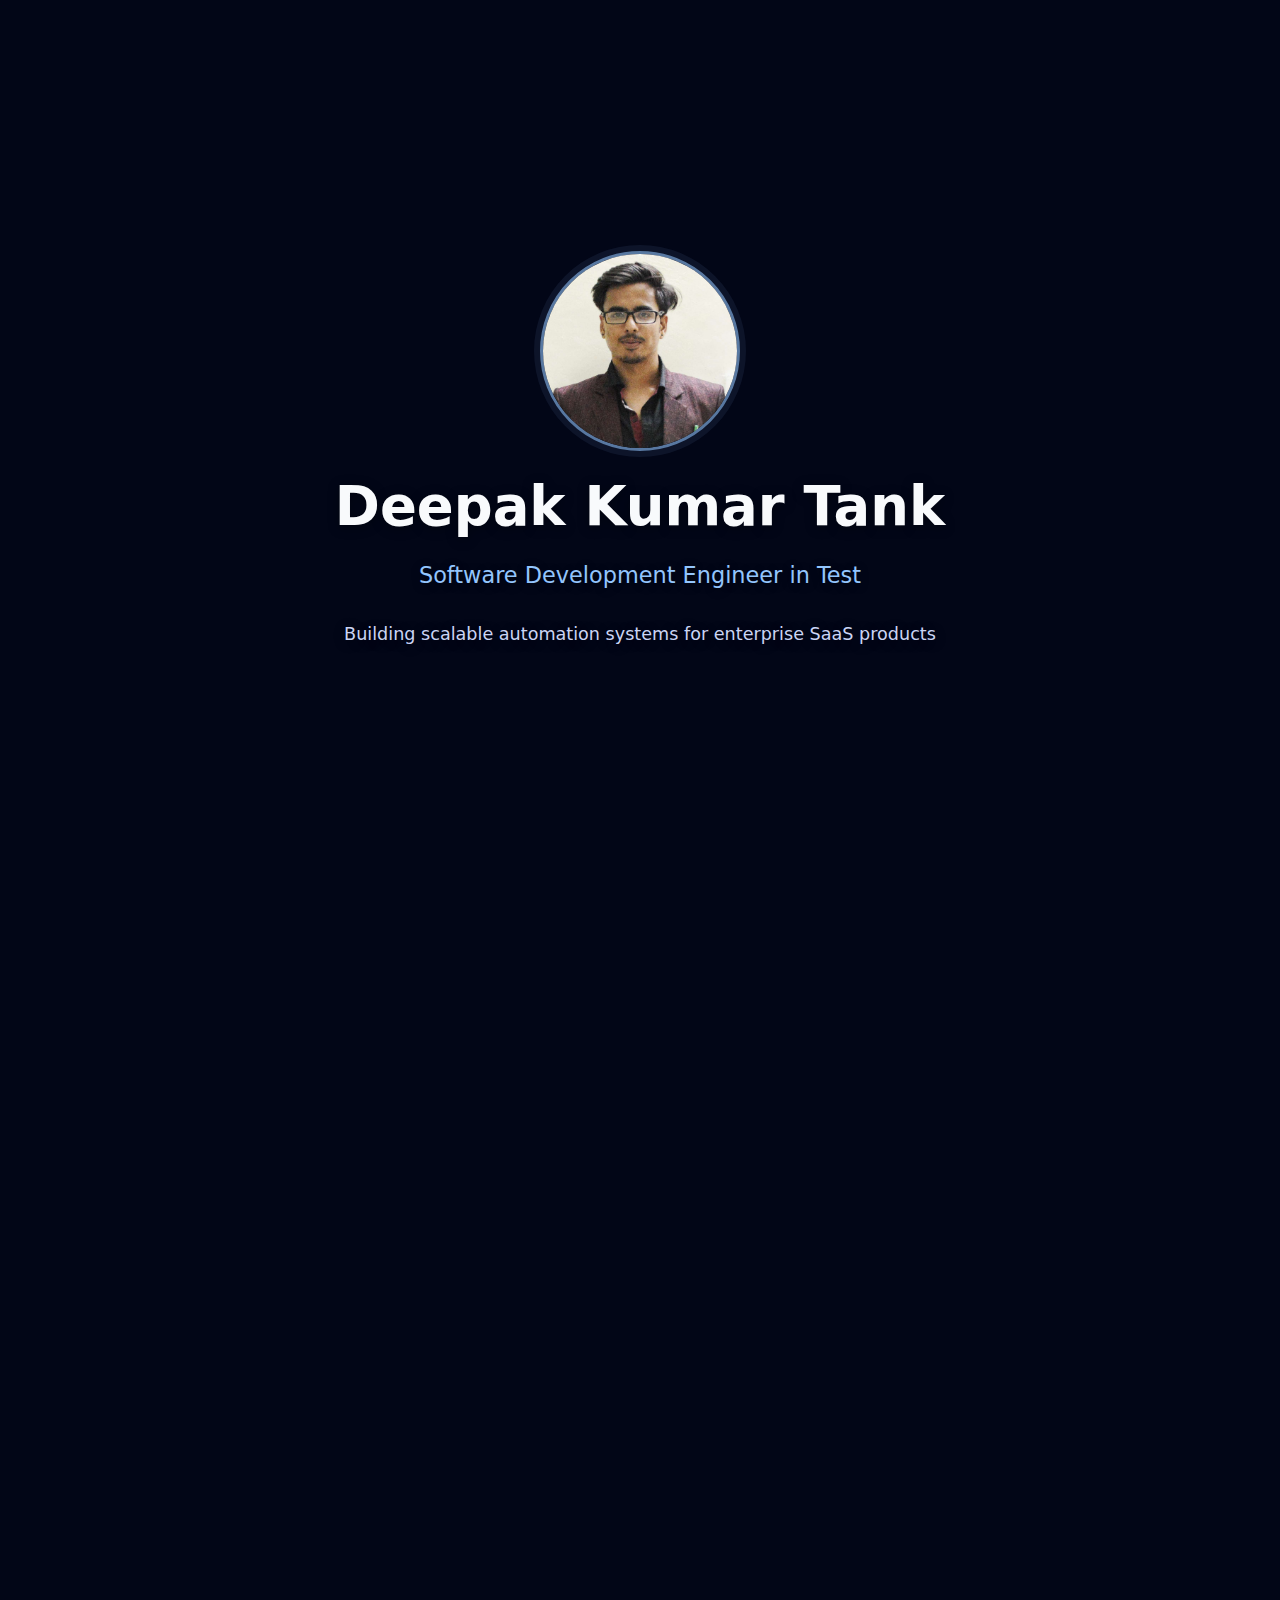
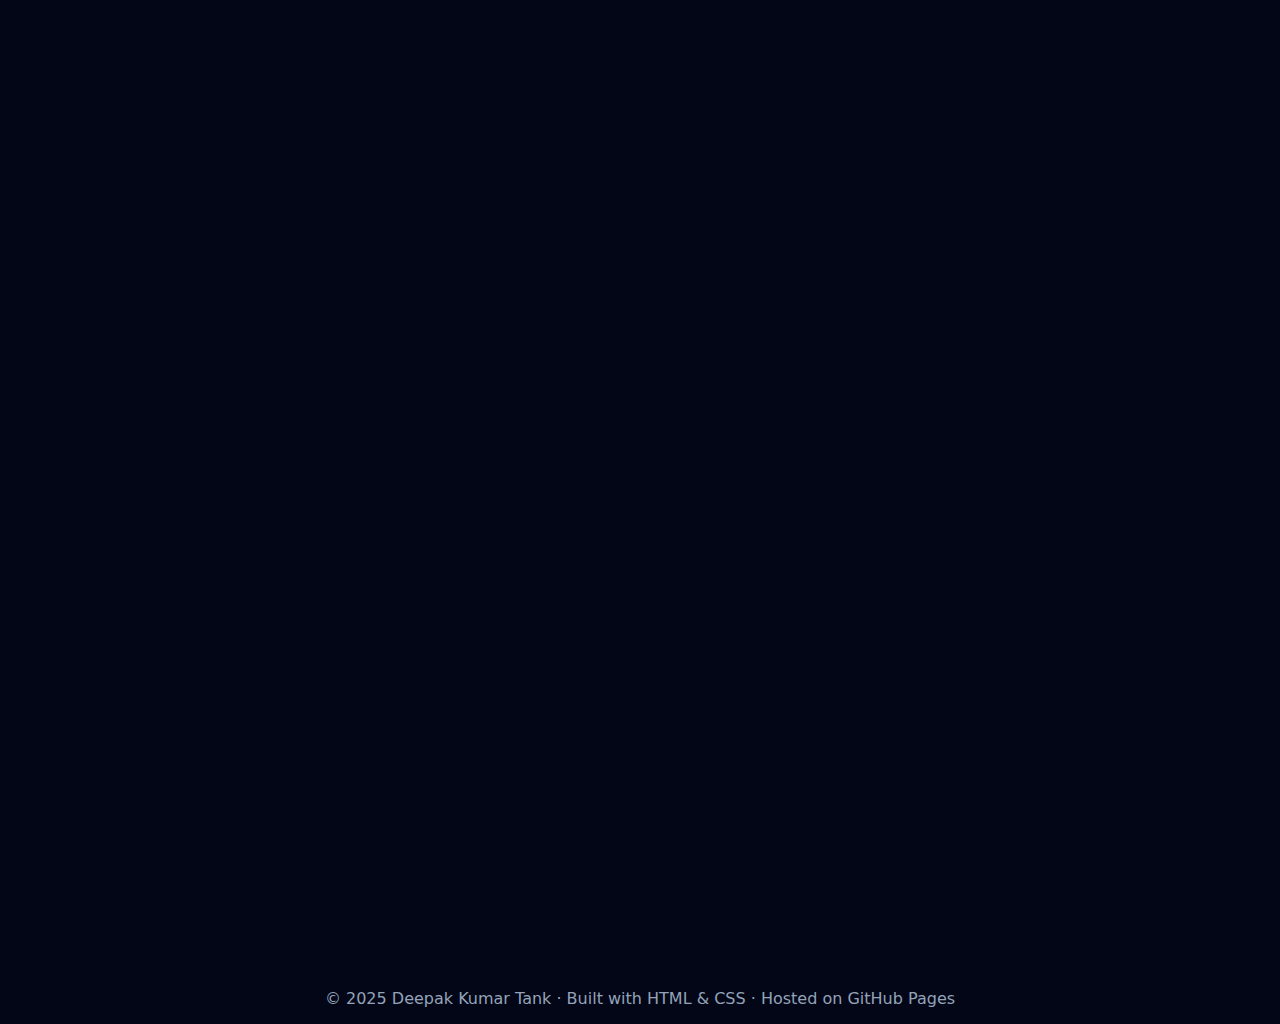
<file: index.html>
<!DOCTYPE html>
<html lang="en">
<head>
  <meta charset="UTF-8" />
  <meta name="viewport" content="width=device-width, initial-scale=1.0"/>
  <title>Deepak Kumar Tank | SDET</title>

  <link rel="stylesheet" href="css/styles.css">
</head>

<body>

<!-- HERO -->
<section id="hero" class="hero">
  <div class="hero-overlay"></div>

  <div class="hero-content">

  <!-- Profile Image -->
  <div class="profile-pic">
    <img src="assets/profile.jpg" alt="Deepak Kumar Tank">
  </div>

  <h1>Deepak Kumar Tank</h1>
  <p class="role">Software Development Engineer in Test</p>
  <p class="hero-tagline">
    Building scalable automation systems for enterprise SaaS products
  </p>


</section>
<div class="hero-end"></div>

<!-- MAIN CONTENT -->
<main id="content" class="content hidden">

  <section>
    <h2>About</h2>
    <p>
      Automation-focused SDET with 2+ years of enterprise SaaS experience,
      specializing in UI & API automation, CI/CD pipelines, and test stability engineering.
      Proven at eliminating flaky tests, improving CI reliability, and accelerating
      high-confidence releases.
    </p>
  </section>
<section id="experience">
  <h2>Experience</h2>

  <div class="card-grid">

    <a href="experience/veeva-senior.html" class="card">
      <h3>Software Engineer – Test Automation</h3>
      <p class="meta">Veeva Software Systems · 2025 – Present</p>
      <p>
        Automation ownership for enterprise SaaS modules,
        CI stability improvements, and API-first validation.
      </p>
    </a>

    <a href="experience/veeva-associate.html" class="card">
      <h3>Associate Software Engineer – Test Automation</h3>
      <p class="meta">Veeva Software Systems · 2024 – 2025</p>
      <p>
        Delivered large-scale UI & API automation,
        resolved flaky tests, and improved regression reliability.
      </p>
    </a>

    <a href="experience/kairos-trainee.html" class="card">
      <h3>Software Engineer Trainee – Automation</h3>
      <p class="meta">Kairos Technologies · 2023 – 2024</p>
      <p>
        Built foundational automation frameworks and
        executed enterprise-grade regression cycles.
      </p>
    </a>

  </div>
</section>

  <section id="skills">
  <h2>Core Skills</h2>

  <div class="card-grid">
    <a href="skills/selenium.html" class="card">
      <h3>Selenium Automation</h3>
      <p>UI automation for enterprise SaaS applications</p>
    </a>

    <a href="skills/api-testing.html" class="card">
      <h3>API Testing</h3>
      <p>REST API validation using RestAssured</p>
    </a>

    <a href="skills/ci-cd.html" class="card">
      <h3>CI/CD & Pipelines</h3>
      <p>Test automation in Jenkins & GitLab CI</p>
    </a>

    <a href="skills/java.html" class="card">
      <h3>Java</h3>
      <p>Core Java, OOP, automation frameworks</p>
    </a>

    <a href="skills/frameworks.html" class="card">
      <h3>Automation Frameworks</h3>
      <p>Hybrid, BDD, POM, scalable design</p>
    </a>

    <a href="skills/debugging.html" class="card">
      <h3>Debugging & RCA</h3>
      <p>Flaky test analysis & stability engineering</p>
    </a>
  </div>
</section>


<section class="contact">
  <h2>Contact</h2>

<div class="contact-item">
  <span class="icon">
    <!-- Mail Icon -->
    <svg viewBox="0 0 24 24" aria-hidden="true">
      <path d="M4 4h16c1.1 0 2 .9 2 2v12c0 1.1-.9 2-2 2H4c-1.1 0-2-.9-2-2V6c0-1.1.9-2 2-2zm8 7L4 6h16l-8 5zm0 2L4 8v10h16V8l-8 5z"/>
    </svg>
  </span>

  <a href="mailto:deepaktank404@gmail.com">
    deepaktank404@gmail.com
  </a>
</div>


  <div class="contact-item">
    <span class="icon">
      <!-- Phone -->
      <svg viewBox="0 0 24 24" aria-hidden="true">
        <path d="M6.6 10.8a15.5 15.5 0 006.6 6.6l2.2-2.2a1 1 0 011-.24c1.1.36 2.3.55 3.6.55a1 1 0 011 1V20a1 1 0 01-1 1C10.3 21 3 13.7 3 4a1 1 0 011-1h3.5a1 1 0 011 1c0 1.3.2 2.5.6 3.6a1 1 0 01-.25 1z"/>
      </svg>
    </span>
    <a href="tel:+919337616025">+91 9337616025</a>
  </div>

  <div class="contact-item">
    <span class="icon">
      <!-- GitHub -->
      <svg viewBox="0 0 24 24" aria-hidden="true">
        <path d="M12 .5C5.7.5.5 5.7.5 12c0 5.1 3.3 9.4 7.9 10.9.6.1.8-.3.8-.6v-2.2c-3.2.7-3.9-1.4-3.9-1.4-.5-1.3-1.3-1.7-1.3-1.7-1-.7.1-.7.1-.7 1.1.1 1.7 1.1 1.7 1.1 1 .1.8-.8 1.6-1.1-.9-.1-1.9-.4-2.6-1.1-.6-.7-1-1.7-1-3 0-.4 0-.9.1-1.3-.3-.7-.4-1.5 0-2.2 0 0 .8-.3 2.5 1 .7-.2 1.4-.3 2.2-.3s1.5.1 2.2.3c1.7-1.3 2.5-1 2.5-1 .4.7.3 1.5 0 2.2.1.4.1.9.1 1.3 0 1.3-.4 2.3-1 3-.7.7-1.7 1-2.6 1.1.8.7.9 1.3.9 2v2.8c0 .3.2.7.8.6 4.6-1.5 7.9-5.8 7.9-10.9C23.5 5.7 18.3.5 12 .5z"/>
      </svg>
    </span>
    <a href="https://github.com/DEEPAKTANK" target="_blank">
      github.com/DEEPAKTANK
    </a>
  </div>

  <div class="contact-item">
    <span class="icon">
      <!-- LinkedIn -->
      <svg viewBox="0 0 24 24" aria-hidden="true">
        <path d="M4.98 3.5a2.48 2.48 0 110 5 2.48 2.48 0 010-5zM3 8.98h4v12H3zM9 8.98h3.8v1.6h.1c.5-.9 1.8-1.9 3.7-1.9 4 0 4.7 2.6 4.7 6v6.3h-4v-5.6c0-1.3 0-3-1.8-3s-2.1 1.4-2.1 2.9v5.7H9z"/>
      </svg>
    </span>
    <a href="https://www.linkedin.com/in/deepak-kumar-tank-478511194" target="_blank">
      linkedin.com/in/deepak-kumar-tank
    </a>
  </div>

  <div class="contact-item muted">
    📍 Hyderabad, India
  </div>
</section>



</main>
<div class="content-end"></div>

<!-- SCRIPT MUST BE HERE -->
<script src="js/main.js"></script>
<footer class="footer">
  © 2025 Deepak Kumar Tank · Built with HTML & CSS · Hosted on GitHub Pages
</footer>

</body>

</html>
</file>
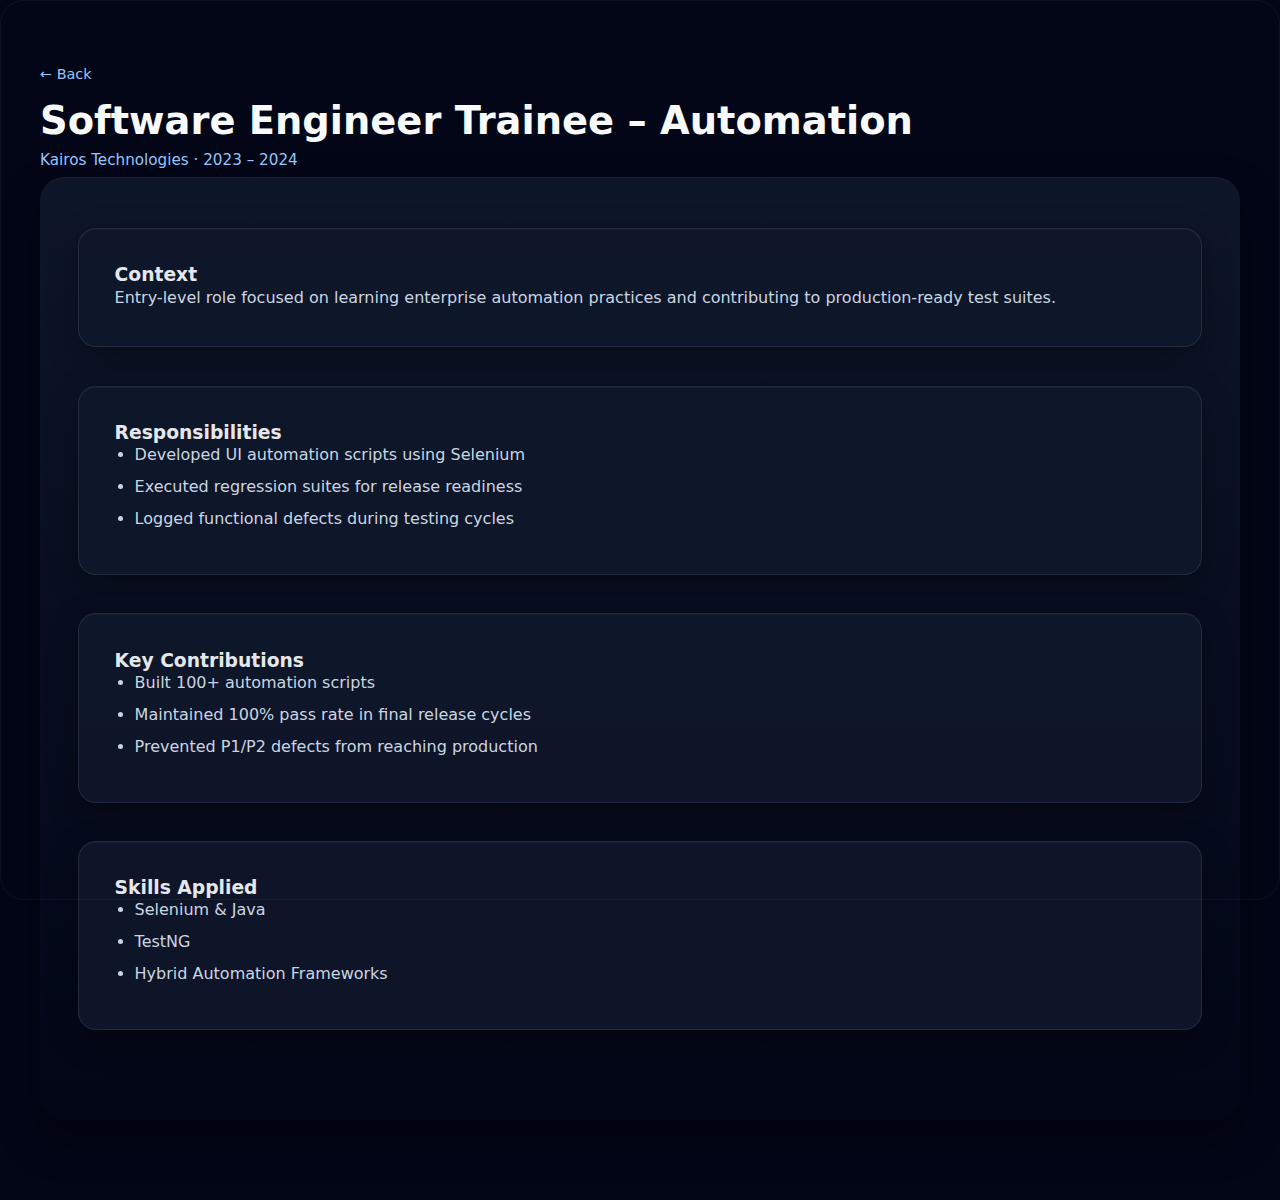
<file: experience/kairos-trainee.html>
<!DOCTYPE html>
<html lang="en">
<head>
  <meta charset="UTF-8" />
  <meta name="viewport" content="width=device-width, initial-scale=1.0"/>
  <title>Software Engineer Trainee – Automation | Kairos</title>
  <link rel="stylesheet" href="../css/styles.css">
</head>

<body>
    <header class="page-header">
  <div class="page-header-inner">
    <a href="../index.html" class="back-link">← Back</a>
    <h1>Software Engineer Trainee – Automation</h1>
  <p class="page-meta">Kairos Technologies · 2023 – 2024</p>
  </div>
</header>
<main class="content">

<section>
  <h3>Context</h3>
  <p>
    Entry-level role focused on learning enterprise automation practices
    and contributing to production-ready test suites.
  </p>
</section>

<section>
  <h3>Responsibilities</h3>
  <ul>
    <li>Developed UI automation scripts using Selenium</li>
    <li>Executed regression suites for release readiness</li>
    <li>Logged functional defects during testing cycles</li>
  </ul>
</section>

<section>
  <h3>Key Contributions</h3>
  <ul>
    <li>Built 100+ automation scripts</li>
    <li>Maintained 100% pass rate in final release cycles</li>
    <li>Prevented P1/P2 defects from reaching production</li>
  </ul>
</section>

<section>
  <h3>Skills Applied</h3>
  <ul>
    <li>Selenium & Java</li>
    <li>TestNG</li>
    <li>Hybrid Automation Frameworks</li>
  </ul>
</section>

</main>
</body>
</html>
</file>
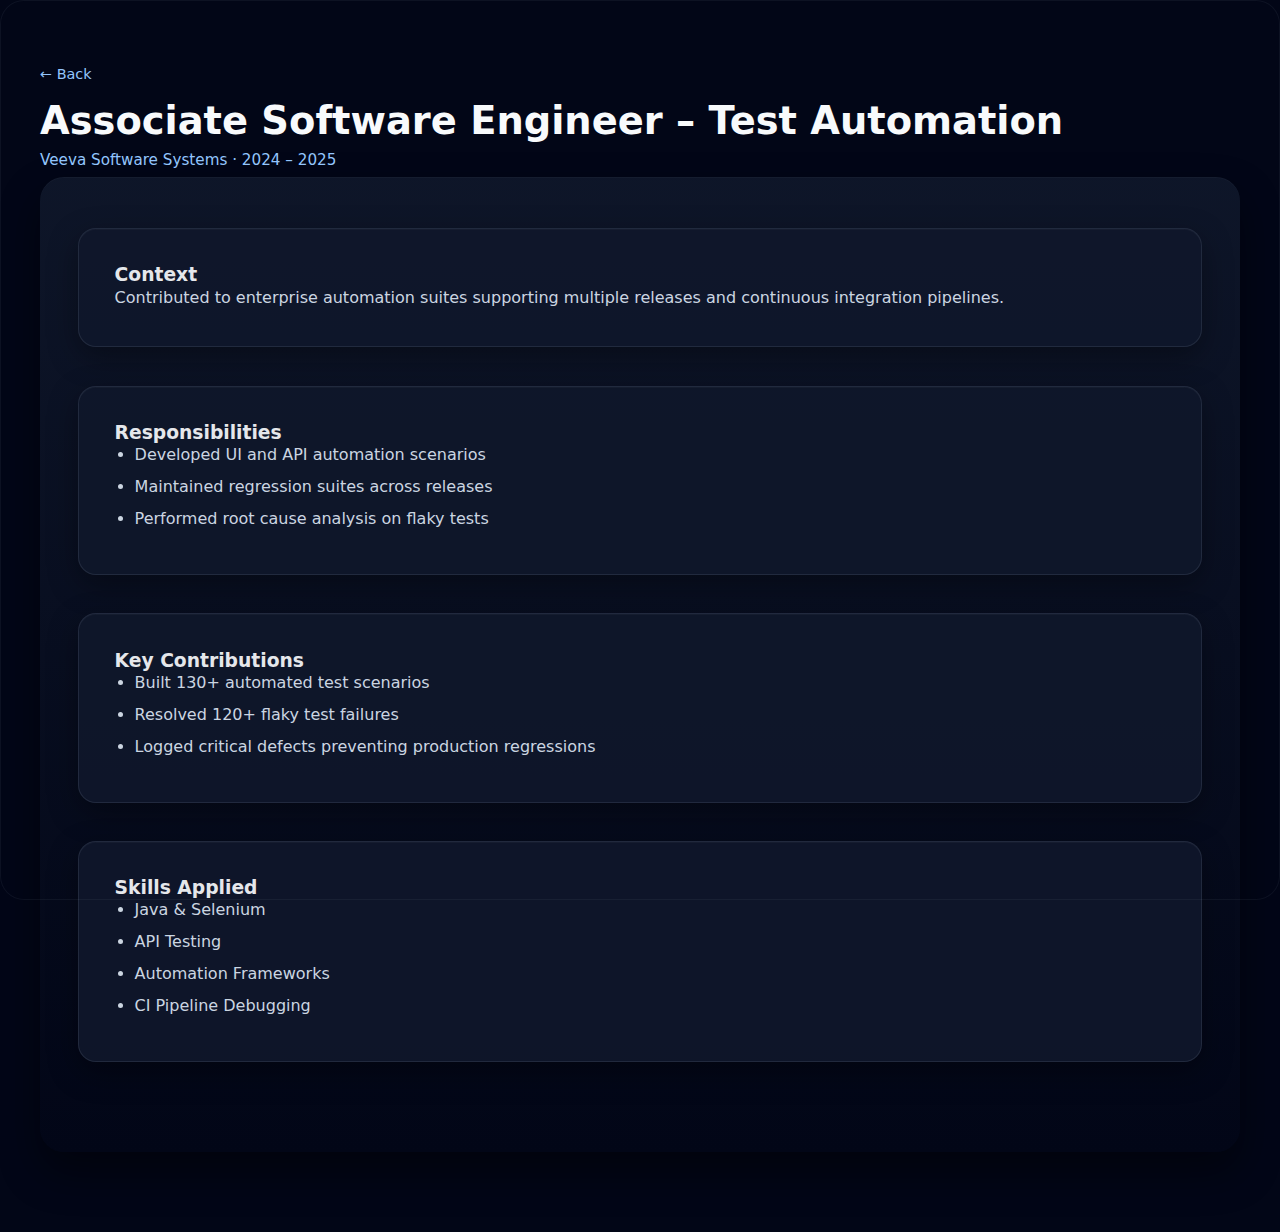
<file: experience/veeva-associate.html>
<!DOCTYPE html>
<html lang="en">
<head>
  <meta charset="UTF-8" />
  <meta name="viewport" content="width=device-width, initial-scale=1.0"/>
  <title>Associate Software Engineer – Test Automation | Veeva</title>
  <link rel="stylesheet" href="../css/styles.css">
</head>

<body>
  <header class="page-header">
  <div class="page-header-inner">
    <a href="../index.html" class="back-link">← Back</a>
    <h1>Associate Software Engineer – Test Automation</h1>
  <p class="page-meta">Veeva Software Systems · 2024 – 2025</p>
  </div>
</header>
<main class="content">



<section>
  <h3>Context</h3>
  <p>
    Contributed to enterprise automation suites supporting multiple
    releases and continuous integration pipelines.
  </p>
</section>

<section>
  <h3>Responsibilities</h3>
  <ul>
    <li>Developed UI and API automation scenarios</li>
    <li>Maintained regression suites across releases</li>
    <li>Performed root cause analysis on flaky tests</li>
  </ul>
</section>

<section>
  <h3>Key Contributions</h3>
  <ul>
    <li>Built 130+ automated test scenarios</li>
    <li>Resolved 120+ flaky test failures</li>
    <li>Logged critical defects preventing production regressions</li>
  </ul>
</section>

<section>
  <h3>Skills Applied</h3>
  <ul>
    <li>Java & Selenium</li>
    <li>API Testing</li>
    <li>Automation Frameworks</li>
    <li>CI Pipeline Debugging</li>
  </ul>
</section>

</main>
</body>
</html>
</file>
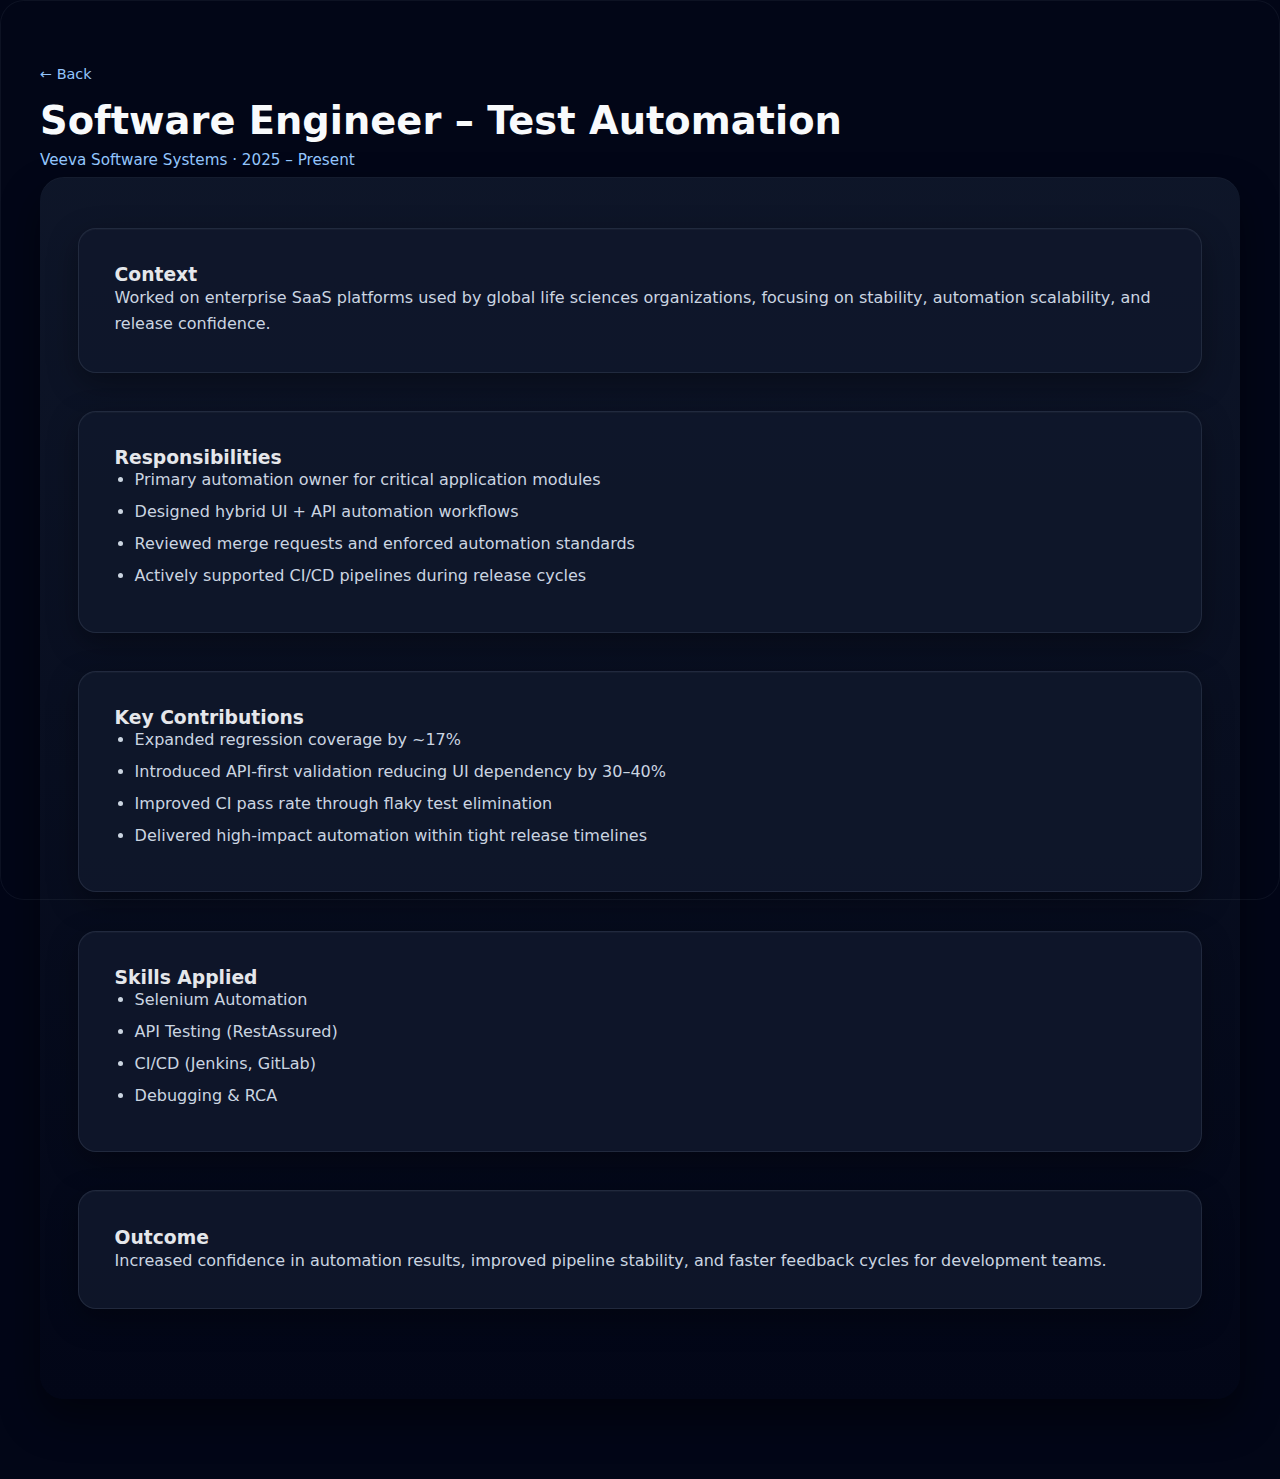
<file: experience/veeva-senior.html>
<!DOCTYPE html>
<html lang="en">
<head>
  <meta charset="UTF-8" />
  <meta name="viewport" content="width=device-width, initial-scale=1.0"/>
  <title>Software Engineer – Test Automation | Veeva</title>
  <link rel="stylesheet" href="../css/styles.css">
  
</head>
<body>

<header class="page-header">
  <div class="page-header-inner">
    <a href="../index.html" class="back-link">← Back</a>
    <h1>Software Engineer – Test Automation</h1>
    <p class="page-meta">Veeva Software Systems · 2025 – Present</p>
  </div>
</header>
<main class="content">

<section>
  <h3>Context</h3>
  <p>
    Worked on enterprise SaaS platforms used by global life sciences organizations,
    focusing on stability, automation scalability, and release confidence.
  </p>
</section>

<section>
  <h3>Responsibilities</h3>
  <ul>
    <li>Primary automation owner for critical application modules</li>
    <li>Designed hybrid UI + API automation workflows</li>
    <li>Reviewed merge requests and enforced automation standards</li>
    <li>Actively supported CI/CD pipelines during release cycles</li>
  </ul>
</section>

<section>
  <h3>Key Contributions</h3>
  <ul>
    <li>Expanded regression coverage by ~17%</li>
    <li>Introduced API-first validation reducing UI dependency by 30–40%</li>
    <li>Improved CI pass rate through flaky test elimination</li>
    <li>Delivered high-impact automation within tight release timelines</li>
  </ul>
</section>

<section>
  <h3>Skills Applied</h3>
  <ul>
    <li>Selenium Automation</li>
    <li>API Testing (RestAssured)</li>
    <li>CI/CD (Jenkins, GitLab)</li>
    <li>Debugging & RCA</li>
  </ul>
</section>

<section>
  <h3>Outcome</h3>
  <p>
    Increased confidence in automation results, improved pipeline stability,
    and faster feedback cycles for development teams.
  </p>
</section>
</main>
</body>
</html>
</file>
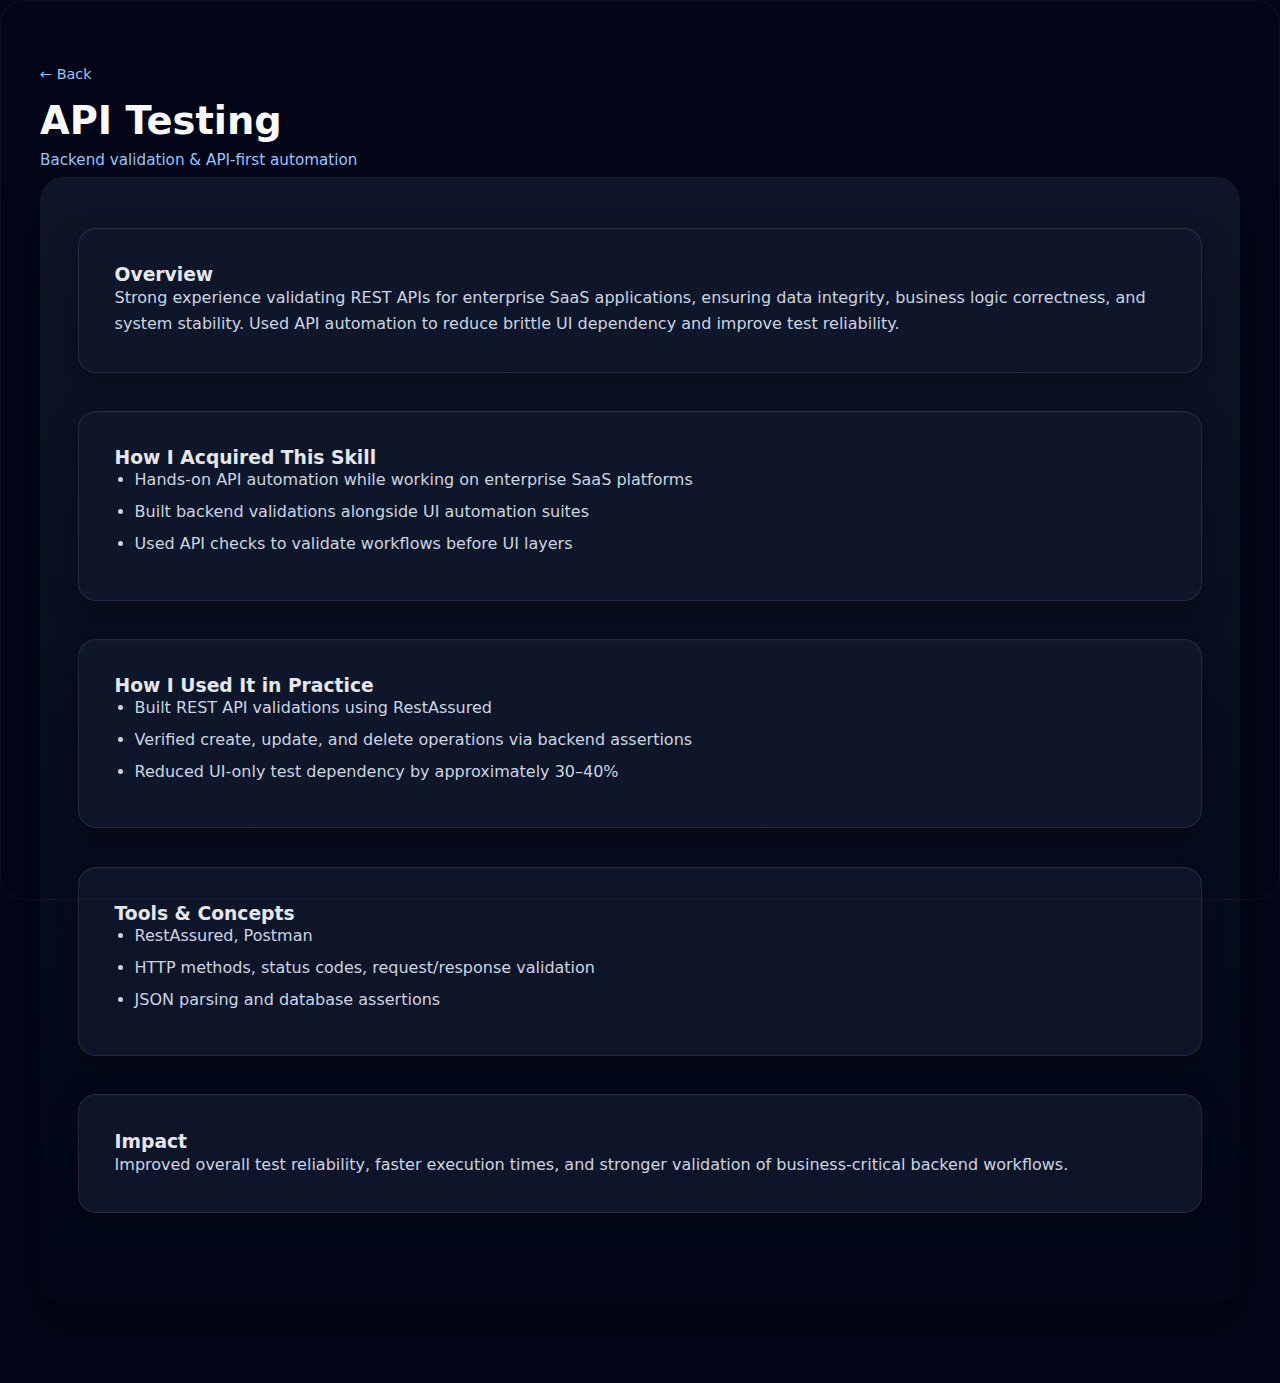
<file: skills/api-testing.html>
<!DOCTYPE html>
<html lang="en">
<head>
  <meta charset="UTF-8" />
  <meta name="viewport" content="width=device-width, initial-scale=1.0"/>
  <title>API Testing | Deepak Kumar Tank</title>
  <link rel="stylesheet" href="../css/styles.css">
</head>

<body>

<!-- PAGE HEADER -->
<header class="page-header">
  <div class="page-header-inner">
    <a href="../index.html#skills" class="back-link">← Back</a>
    <h1>API Testing</h1>
    <p class="page-meta">Backend validation & API-first automation</p>
  </div>
</header>

<!-- MAIN CONTENT -->
<main class="content">

<section>
  <h3>Overview</h3>
  <p>
    Strong experience validating REST APIs for enterprise SaaS applications,
    ensuring data integrity, business logic correctness, and system stability.
    Used API automation to reduce brittle UI dependency and improve test reliability.
  </p>
</section>

<section>
  <h3>How I Acquired This Skill</h3>
  <ul>
    <li>Hands-on API automation while working on enterprise SaaS platforms</li>
    <li>Built backend validations alongside UI automation suites</li>
    <li>Used API checks to validate workflows before UI layers</li>
  </ul>
</section>

<section>
  <h3>How I Used It in Practice</h3>
  <ul>
    <li>Built REST API validations using RestAssured</li>
    <li>Verified create, update, and delete operations via backend assertions</li>
    <li>Reduced UI-only test dependency by approximately 30–40%</li>
  </ul>
</section>

<section>
  <h3>Tools & Concepts</h3>
  <ul>
    <li>RestAssured, Postman</li>
    <li>HTTP methods, status codes, request/response validation</li>
    <li>JSON parsing and database assertions</li>
  </ul>
</section>

<section>
  <h3>Impact</h3>
  <p>
    Improved overall test reliability, faster execution times,
    and stronger validation of business-critical backend workflows.
  </p>
</section>

</main>

</body>
</html>
</file>
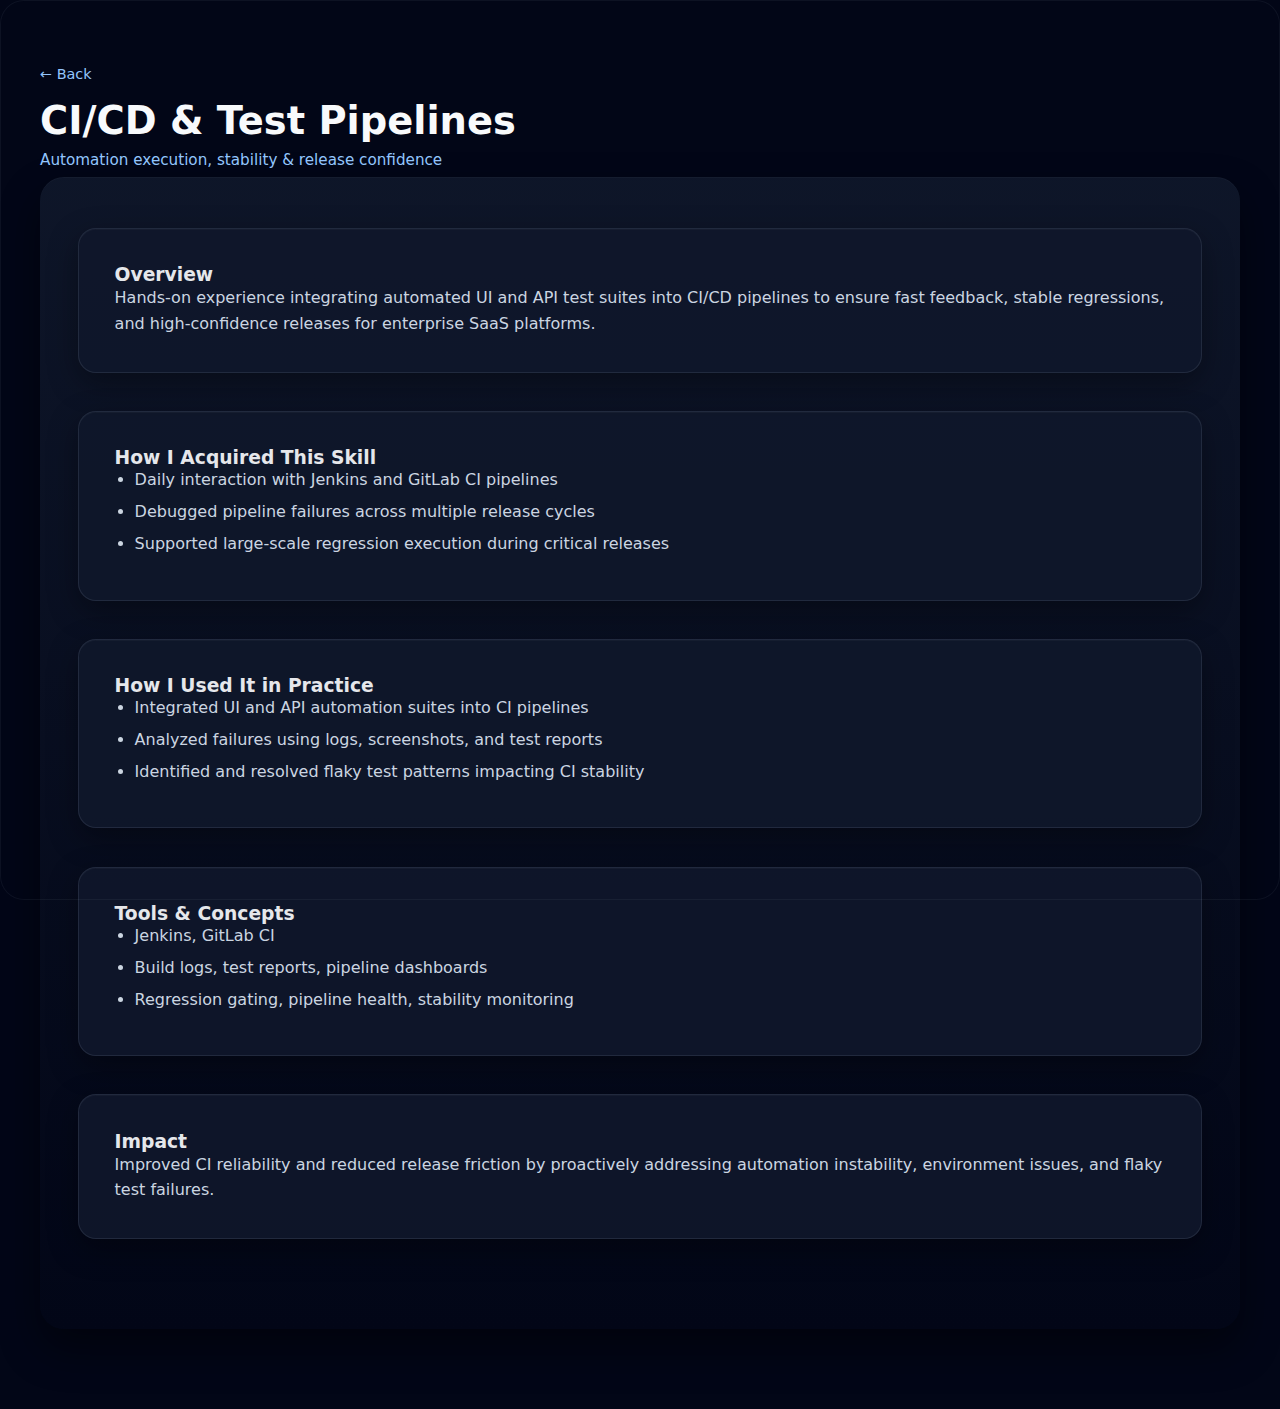
<file: skills/ci-cd.html>
<!DOCTYPE html>
<html lang="en">
<head>
  <meta charset="UTF-8" />
  <meta name="viewport" content="width=device-width, initial-scale=1.0"/>
  <title>CI/CD & Test Pipelines | Deepak Kumar Tank</title>
  <link rel="stylesheet" href="../css/styles.css">
</head>

<body>

<!-- PAGE HEADER -->
<header class="page-header">
  <div class="page-header-inner">
    <a href="../index.html#skills" class="back-link">← Back</a>
    <h1>CI/CD & Test Pipelines</h1>
    <p class="page-meta">Automation execution, stability & release confidence</p>
  </div>
</header>

<!-- MAIN CONTENT -->
<main class="content">

<section>
  <h3>Overview</h3>
  <p>
    Hands-on experience integrating automated UI and API test suites into
    CI/CD pipelines to ensure fast feedback, stable regressions, and
    high-confidence releases for enterprise SaaS platforms.
  </p>
</section>

<section>
  <h3>How I Acquired This Skill</h3>
  <ul>
    <li>Daily interaction with Jenkins and GitLab CI pipelines</li>
    <li>Debugged pipeline failures across multiple release cycles</li>
    <li>Supported large-scale regression execution during critical releases</li>
  </ul>
</section>

<section>
  <h3>How I Used It in Practice</h3>
  <ul>
    <li>Integrated UI and API automation suites into CI pipelines</li>
    <li>Analyzed failures using logs, screenshots, and test reports</li>
    <li>Identified and resolved flaky test patterns impacting CI stability</li>
  </ul>
</section>

<section>
  <h3>Tools & Concepts</h3>
  <ul>
    <li>Jenkins, GitLab CI</li>
    <li>Build logs, test reports, pipeline dashboards</li>
    <li>Regression gating, pipeline health, stability monitoring</li>
  </ul>
</section>

<section>
  <h3>Impact</h3>
  <p>
    Improved CI reliability and reduced release friction by proactively
    addressing automation instability, environment issues,
    and flaky test failures.
  </p>
</section>

</main>

</body>
</html>
</file>
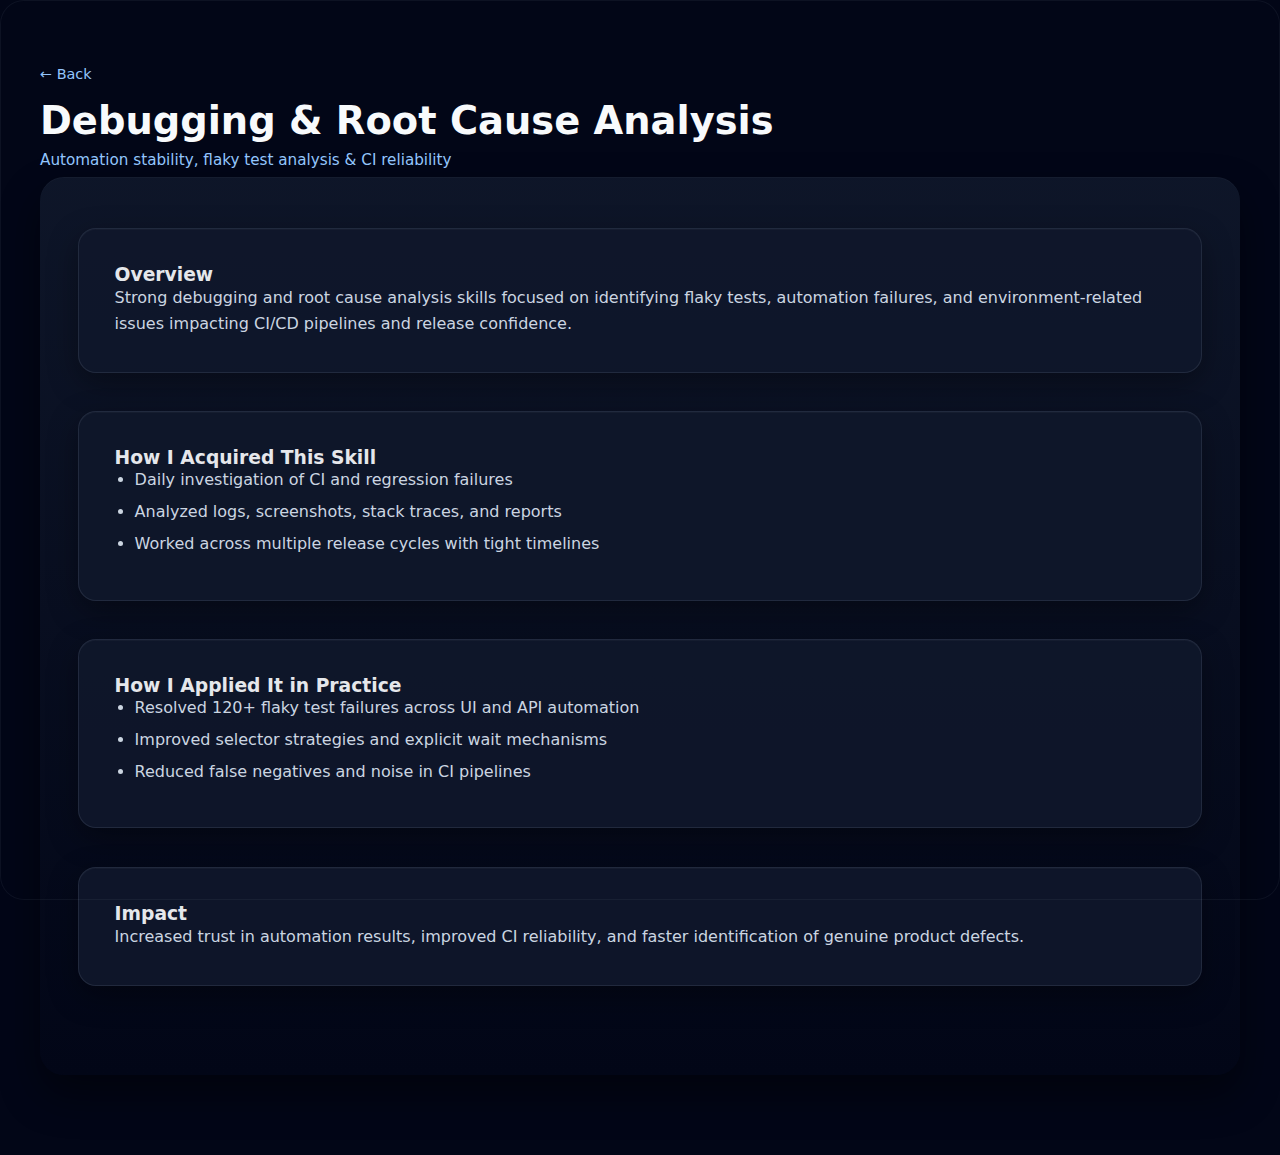
<file: skills/debugging.html>
<!DOCTYPE html>
<html lang="en">
<head>
  <meta charset="UTF-8" />
  <meta name="viewport" content="width=device-width, initial-scale=1.0"/>
  <title>Debugging & RCA | Deepak Kumar Tank</title>
  <link rel="stylesheet" href="../css/styles.css">
</head>

<body>

<!-- PAGE HEADER -->
<header class="page-header">
  <div class="page-header-inner">
    <a href="../index.html#skills" class="back-link">← Back</a>
    <h1>Debugging & Root Cause Analysis</h1>
    <p class="page-meta">Automation stability, flaky test analysis & CI reliability</p>
  </div>
</header>

<!-- MAIN CONTENT -->
<main class="content">

<section>
  <h3>Overview</h3>
  <p>
    Strong debugging and root cause analysis skills focused on identifying
    flaky tests, automation failures, and environment-related issues
    impacting CI/CD pipelines and release confidence.
  </p>
</section>

<section>
  <h3>How I Acquired This Skill</h3>
  <ul>
    <li>Daily investigation of CI and regression failures</li>
    <li>Analyzed logs, screenshots, stack traces, and reports</li>
    <li>Worked across multiple release cycles with tight timelines</li>
  </ul>
</section>

<section>
  <h3>How I Applied It in Practice</h3>
  <ul>
    <li>Resolved 120+ flaky test failures across UI and API automation</li>
    <li>Improved selector strategies and explicit wait mechanisms</li>
    <li>Reduced false negatives and noise in CI pipelines</li>
  </ul>
</section>

<section>
  <h3>Impact</h3>
  <p>
    Increased trust in automation results, improved CI reliability,
    and faster identification of genuine product defects.
  </p>
</section>

</main>

</body>
</html>
</file>
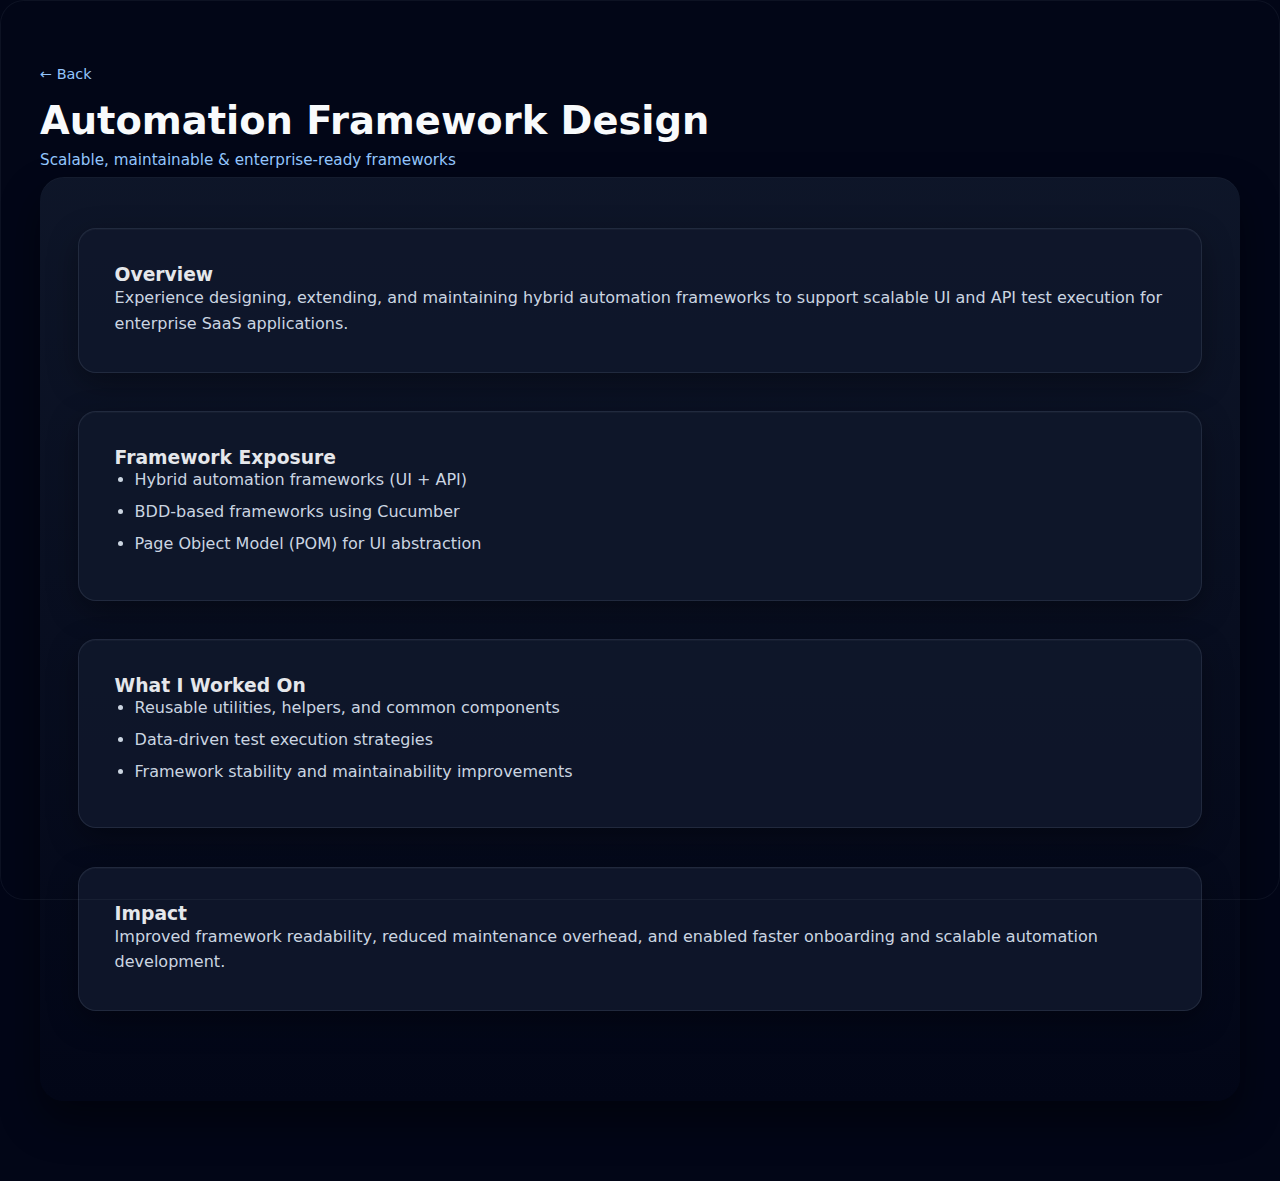
<file: skills/frameworks.html>
<!DOCTYPE html>
<html lang="en">
<head>
  <meta charset="UTF-8" />
  <meta name="viewport" content="width=device-width, initial-scale=1.0"/>
  <title>Automation Framework Design | Deepak Kumar Tank</title>
  <link rel="stylesheet" href="../css/styles.css">
</head>

<body>

<!-- PAGE HEADER -->
<header class="page-header">
  <div class="page-header-inner">
    <a href="../index.html#skills" class="back-link">← Back</a>
    <h1>Automation Framework Design</h1>
    <p class="page-meta">Scalable, maintainable & enterprise-ready frameworks</p>
  </div>
</header>

<!-- MAIN CONTENT -->
<main class="content">

<section>
  <h3>Overview</h3>
  <p>
    Experience designing, extending, and maintaining hybrid automation
    frameworks to support scalable UI and API test execution
    for enterprise SaaS applications.
  </p>
</section>

<section>
  <h3>Framework Exposure</h3>
  <ul>
    <li>Hybrid automation frameworks (UI + API)</li>
    <li>BDD-based frameworks using Cucumber</li>
    <li>Page Object Model (POM) for UI abstraction</li>
  </ul>
</section>

<section>
  <h3>What I Worked On</h3>
  <ul>
    <li>Reusable utilities, helpers, and common components</li>
    <li>Data-driven test execution strategies</li>
    <li>Framework stability and maintainability improvements</li>
  </ul>
</section>

<section>
  <h3>Impact</h3>
  <p>
    Improved framework readability, reduced maintenance overhead,
    and enabled faster onboarding and scalable automation development.
  </p>
</section>

</main>

</body>
</html>
</file>
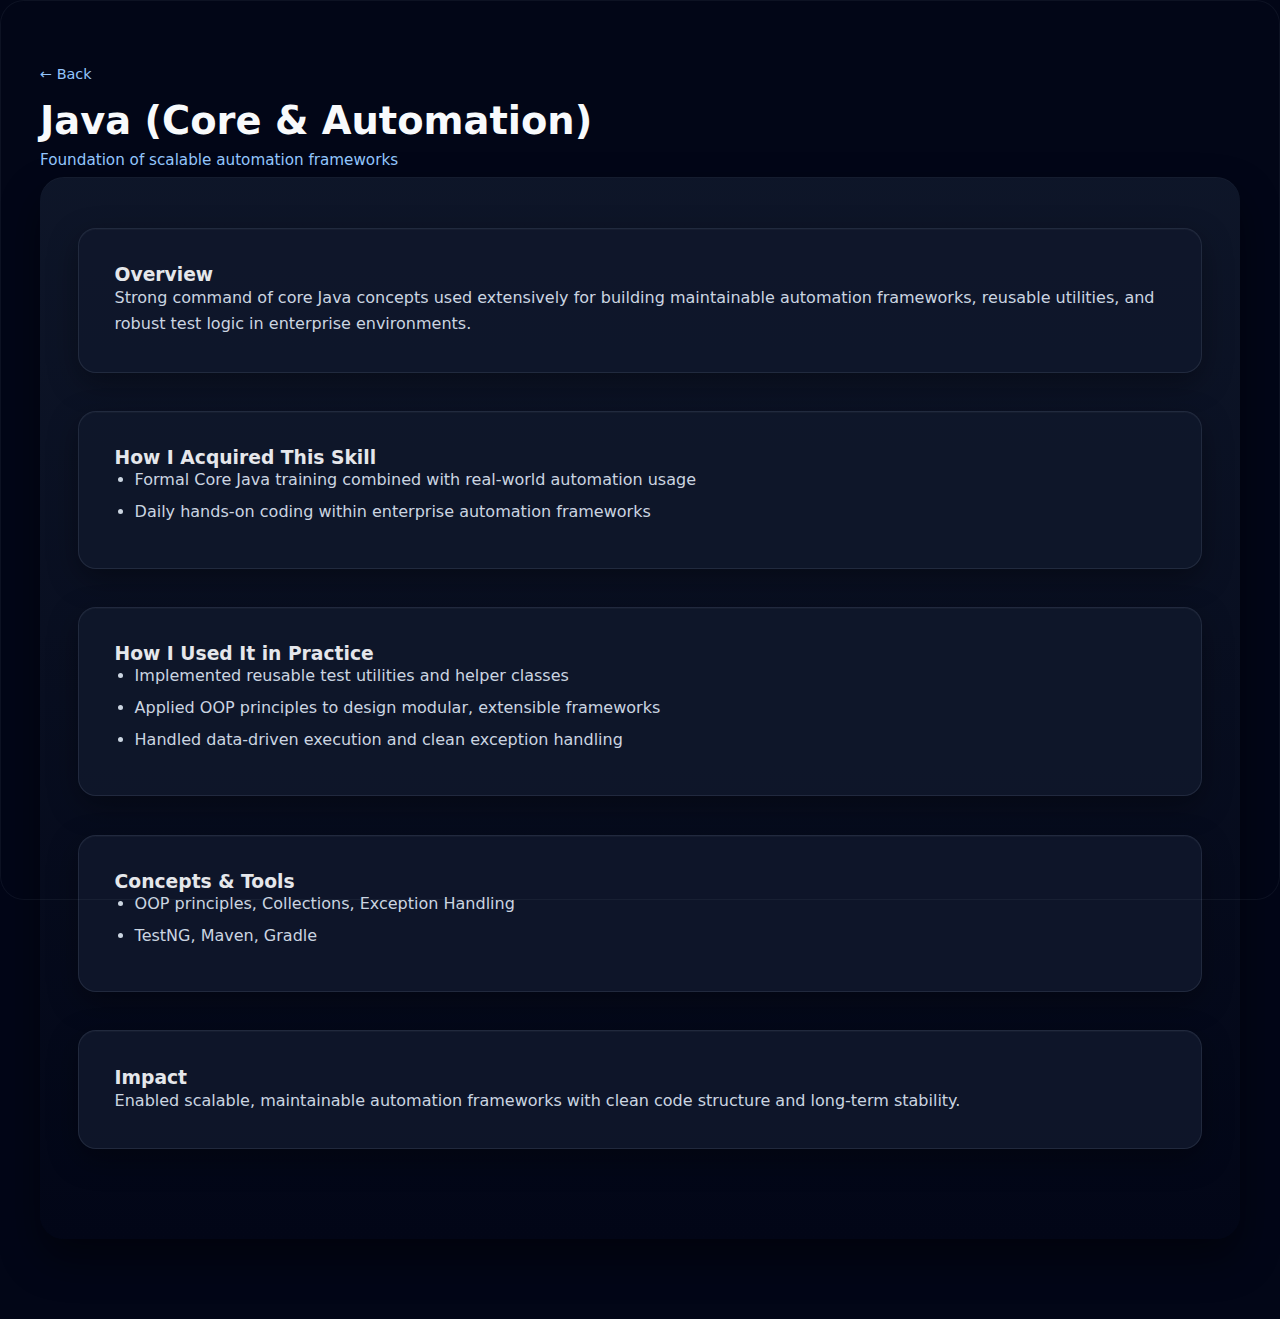
<file: skills/java.html>
<!DOCTYPE html>
<html lang="en">
<head>
  <meta charset="UTF-8" />
  <meta name="viewport" content="width=device-width, initial-scale=1.0"/>
  <title>Java (Core & Automation) | Deepak Kumar Tank</title>
  <link rel="stylesheet" href="../css/styles.css">
</head>

<body>

<!-- PAGE HEADER -->
<header class="page-header">
  <div class="page-header-inner">
    <a href="../index.html#skills" class="back-link">← Back</a>
    <h1>Java (Core & Automation)</h1>
    <p class="page-meta">Foundation of scalable automation frameworks</p>
  </div>
</header>

<!-- MAIN CONTENT -->
<main class="content">

<section>
  <h3>Overview</h3>
  <p>
    Strong command of core Java concepts used extensively for building
    maintainable automation frameworks, reusable utilities,
    and robust test logic in enterprise environments.
  </p>
</section>

<section>
  <h3>How I Acquired This Skill</h3>
  <ul>
    <li>Formal Core Java training combined with real-world automation usage</li>
    <li>Daily hands-on coding within enterprise automation frameworks</li>
  </ul>
</section>

<section>
  <h3>How I Used It in Practice</h3>
  <ul>
    <li>Implemented reusable test utilities and helper classes</li>
    <li>Applied OOP principles to design modular, extensible frameworks</li>
    <li>Handled data-driven execution and clean exception handling</li>
  </ul>
</section>

<section>
  <h3>Concepts & Tools</h3>
  <ul>
    <li>OOP principles, Collections, Exception Handling</li>
    <li>TestNG, Maven, Gradle</li>
  </ul>
</section>

<section>
  <h3>Impact</h3>
  <p>
    Enabled scalable, maintainable automation frameworks with
    clean code structure and long-term stability.
  </p>
</section>

</main>

</body>
</html>
</file>
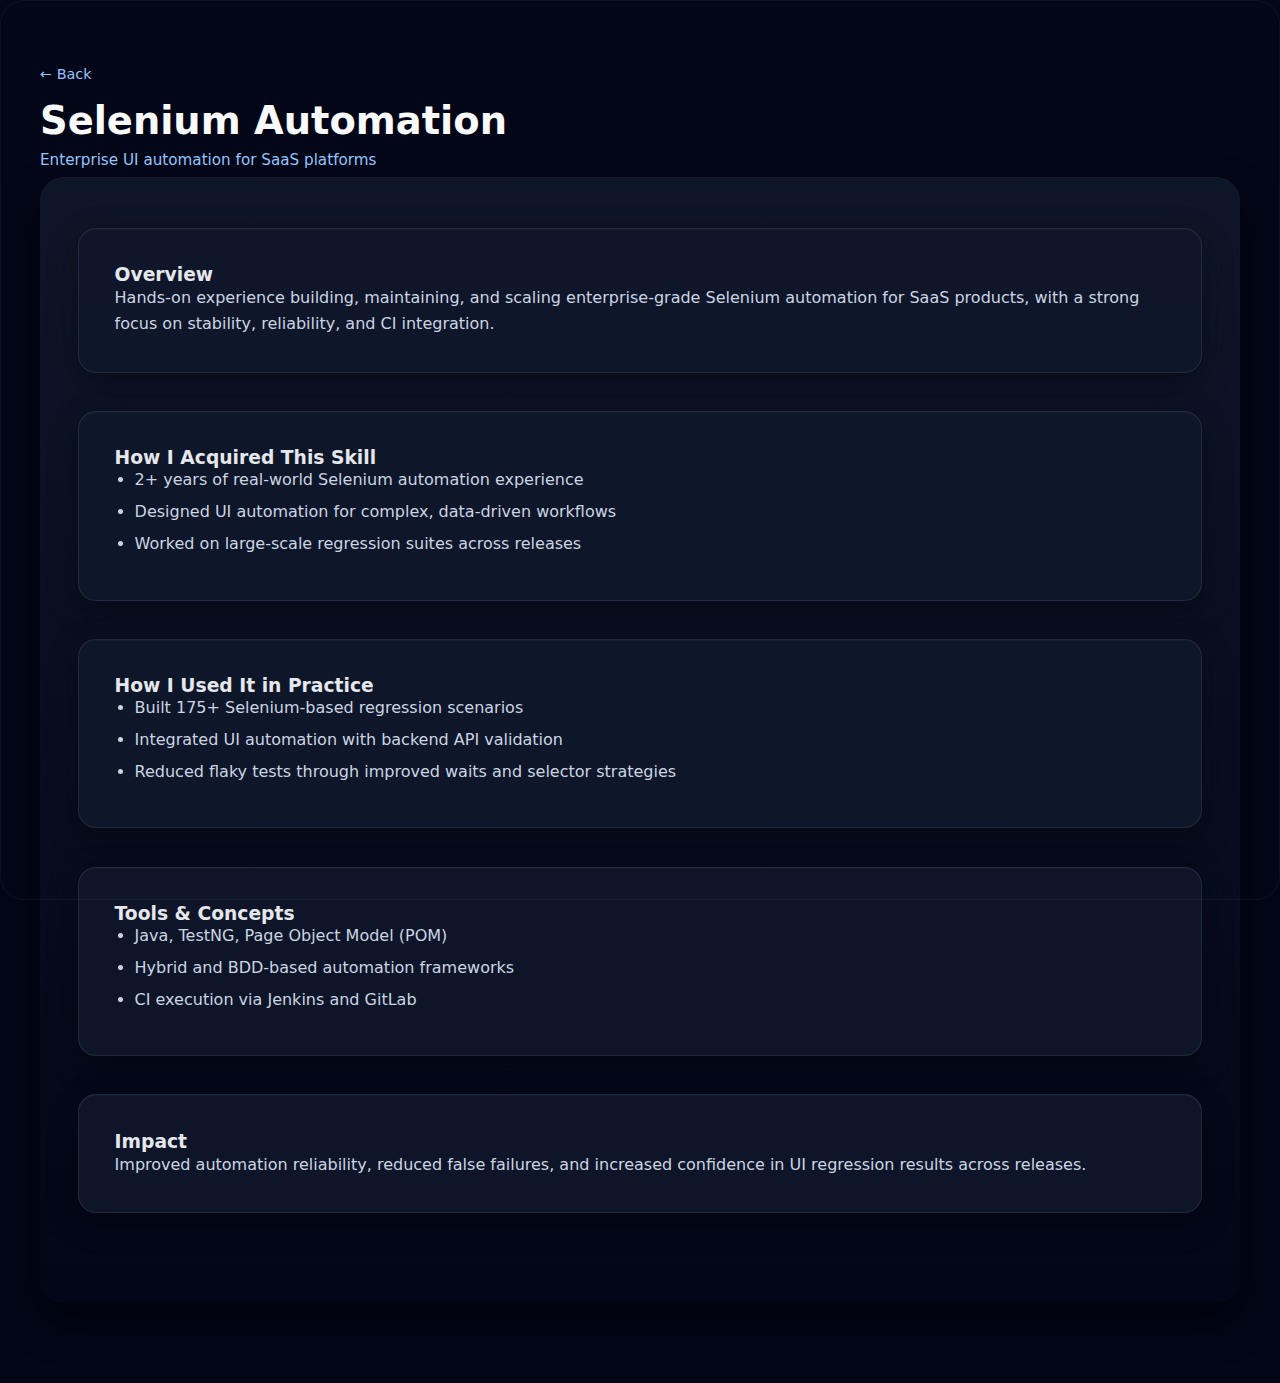
<file: skills/selenium.html>
<!DOCTYPE html>
<html lang="en">
<head>
  <meta charset="UTF-8" />
  <meta name="viewport" content="width=device-width, initial-scale=1.0"/>
  <title>Selenium Automation | Deepak Kumar Tank</title>
  <link rel="stylesheet" href="../css/styles.css">
</head>

<body>

<!-- PAGE HEADER -->
<header class="page-header">
  <div class="page-header-inner">
    <a href="../index.html#skills" class="back-link">← Back</a>
    <h1>Selenium Automation</h1>
    <p class="page-meta">Enterprise UI automation for SaaS platforms</p>
  </div>
</header>

<!-- MAIN CONTENT -->
<main class="content">

<section>
  <h3>Overview</h3>
  <p>
    Hands-on experience building, maintaining, and scaling
    enterprise-grade Selenium automation for SaaS products,
    with a strong focus on stability, reliability, and CI integration.
  </p>
</section>

<section>
  <h3>How I Acquired This Skill</h3>
  <ul>
    <li>2+ years of real-world Selenium automation experience</li>
    <li>Designed UI automation for complex, data-driven workflows</li>
    <li>Worked on large-scale regression suites across releases</li>
  </ul>
</section>

<section>
  <h3>How I Used It in Practice</h3>
  <ul>
    <li>Built 175+ Selenium-based regression scenarios</li>
    <li>Integrated UI automation with backend API validation</li>
    <li>Reduced flaky tests through improved waits and selector strategies</li>
  </ul>
</section>

<section>
  <h3>Tools & Concepts</h3>
  <ul>
    <li>Java, TestNG, Page Object Model (POM)</li>
    <li>Hybrid and BDD-based automation frameworks</li>
    <li>CI execution via Jenkins and GitLab</li>
  </ul>
</section>

<section>
  <h3>Impact</h3>
  <p>
    Improved automation reliability, reduced false failures,
    and increased confidence in UI regression results across releases.
  </p>
</section>

</main>

</body>
</html>
</file>
<file: css/styles.css>
/* ======================
   RESET & GLOBAL
====================== */
* {
  margin: 0;
  padding: 0;
  box-sizing: border-box;
}

html, body {
  width: 100%;
    background-color: #020617;

}

body {
  min-height: 100vh;
  background-color: #020617;
  color: #e5e7eb;
  font-family: system-ui, -apple-system, BlinkMacSystemFont;
}

/* ======================
   HERO
====================== */
.hero {
  position: relative;
  min-height: 100vh;
  display: flex;
  align-items: center;
  justify-content: center;
  text-align: center;
  background-color: #020617;
  overflow: clip;

}


/* Glow layers */
.hero::before,
.hero::after {
  content: "";
  position: absolute;
  width: 600px;
  height: 600px;
  border-radius: 50%;
  filter: blur(120px);
  opacity: 0.45;
  z-index: 1;
}

.hero::before {
  top: -150px;
  left: -150px;
}

.hero::after {
  bottom: -200px;
  right: -200px;
}

/* Overlay (background only) */
.hero-overlay {
  position: absolute;
  inset: 0;
  background: linear-gradient(
    180deg,
    rgba(2,6,23,0.25) 0%,
    rgba(2,6,23,0.6) 60%,
    rgba(2,6,23,0.0) 100%
  );
  z-index: 2;
  pointer-events: none;
}


/* Hero content (fully isolated) */
.hero-content {
  position: relative;
  z-index: 3;
  max-width: 720px;
  padding: 2rem;

  display: flex;
  flex-direction: column;
  align-items: center;
  justify-content: center;
  gap: 0.75rem;
}


/* Hero text */
.hero-content h1 {
  font-size: clamp(2.2rem, 5vw, 3.4rem);
  font-weight: 700;
  color: #f8fafc;
  text-shadow: 0 2px 12px rgba(0,0,0,0.35);
}

.hero-content .role {
  margin-top: 0.75rem;
  font-size: clamp(1.05rem, 2.5vw, 1.4rem);
  color: #93c5fd;
  text-shadow: 0 2px 10px rgba(0,0,0,0.35);
}

.hero-tagline {
  margin-top: 1.25rem;
  font-size: clamp(0.95rem, 2.2vw, 1.1rem);
  color: #cbd5f5;
  line-height: 1.6;
  max-width: 42rem;
  margin-inline: auto;
  text-shadow: 0 2px 12px rgba(0,0,0,0.35);
}
.hero-end {
  height: 80px;
  background: linear-gradient(
    to bottom,
    rgba(2,6,23,0),
    rgba(2,6,23,1)
  );
}

/* ======================
   CONTENT PANEL
====================== */
.content {
  /* Background aligned with hero (dark glass look) */
  background: linear-gradient(
    180deg,
    rgba(15,23,42,0.92),
    rgba(2,6,23,0.92)
  );

  color: #e5e7eb;

  border-radius: 24px;

  /* Subtle container elevation — NOT hover-like */
  box-shadow:
    0 20px 40px rgba(0,0,0,0.45),
    inset 0 1px 0 rgba(255,255,255,0.03);

  margin-top: -40px;
  margin-bottom: 80px;

  max-width: 1200px;
  margin-left: auto;
  margin-right: auto;

  padding:
    clamp(2.5rem, 4vw, 4rem)
    clamp(1.2rem, 3vw, 2.5rem);
}



/* Section cards */
.content section {
  background:     rgba(15,23,42,0.92);
  border: 1px solid rgba(148,163,184,0.15);
  border-radius: 18px;
  padding: clamp(1.6rem, 3vw, 2.2rem);
  margin-bottom: clamp(1.8rem, 3vw, 2.6rem);

  box-shadow:
    0 10px 30px rgba(0,0,0,0.35),
    inset 0 1px 0 rgba(255,255,255,0.03);
}
.content::before {
  content: "";
  position: absolute;
  inset: 0;
  border-radius: inherit;
  pointer-events: none;
  box-shadow: inset 0 0 0 1px rgba(148,163,184,0.08);
}

.card::after {
  content: "View details →";
  display: block;
  margin-top: 1rem;
  font-size: 0.8rem;
  color: #93c5fd;
  opacity: 0.7;
  
}

/* Headings */
.content section h2 {
  color: #f8fafc;
}

.content section h3 {
  color: #e5e7eb;
}


/* Text */
.content p {
  color: #cbd5e1;
  line-height: 1.6;
}

a {
  color: #1e40af;
  text-decoration: none;
}

a:hover {
  text-decoration: underline;
}

/* ======================
   SKILLS (PILLS)
====================== */
.pills {
  display: flex;
  flex-wrap: wrap;
  gap: 0.6rem;
}

.pills span {
  padding: 0.45rem 0.9rem;
  background: #eef2ff;
  border-radius: 999px;
  font-size: 0.9rem;
  color: #1e293b;
}

/* ======================
   EXPERIENCE / TIMELINE
====================== */
.timeline .item {
  margin-bottom: 1.6rem;
}

.meta {
  font-size: 0.85rem;
  color: #64748b;
  margin-bottom: 0.3rem;
}

/* ======================
   CARD GRID
====================== */
.card-grid {
  display: grid;
  grid-template-columns: repeat(auto-fit, minmax(260px, 1fr));
  gap: 1.5rem;
}

.card {
  background: rgba(2,6,23,0.75);
  border: 1px solid rgba(148,163,184,0.15);
  border-radius: 16px;
  padding: 2rem;
  text-decoration: none;
  transition: transform 0.25s ease, box-shadow 0.25s ease;
}

.card h3 {
  color: #f8fafc;
  margin-bottom: 0.5rem;
    text-decoration: none;

}

.card p {
  color: #cbd5e1;
  font-size: 0.95rem;
  line-height: 1.5;
    text-decoration: none;

}

.card:hover {
  transform: translateY(-6px);
  box-shadow: 0 20px 40px rgba(0,0,0,0.35);
    text-decoration: none;

}

.card:visited {
  text-decoration: none;
}
.card:focus-visible {
  outline: 2px solid #93c5fd;
  outline-offset: 4px;
}

/* ======================
   REVEAL STATES
====================== */
.hidden {
  opacity: 0;
  transform: translateY(40px);
  pointer-events: none;
}

.show {
  opacity: 1;
  transform: translateY(0);
  pointer-events: auto;
  transition: opacity 0.8s ease, transform 0.8s ease;
}

body.lock-scroll {
  overflow: hidden;
}

/* ======================
   RESPONSIVE
====================== */
@media (max-width: 640px) {
  h2 {
    font-size: 1.4rem;
  }

  .content section {
    padding: 1.25rem;
  }
}

@media (min-width: 1536px) {
  .content {
    max-width: 1280px;
  }
}
.content-end {
  height: 100px;
  max-width: 1200px;
  margin: -60px auto 0 auto;

  background: linear-gradient(
    to bottom,
    rgba(255,255,255,0),
    rgba(2,6,23,1)
  );
  border-bottom-left-radius: 24px;
  border-bottom-right-radius: 24px;
}
.footer {
  padding: 1rem 1.25rem;
  text-align: center;
  color: #94a3b8;
  background: transparent; /* keep it subtle, or change as desired */
}
/* ======================
   INNER PAGE HEADER
====================== */
.page-header {
  background: linear-gradient(
    180deg,
    rgba(2,6,23,0.95),
    rgba(2,6,23,0.85)
  );
  padding: 4rem 1.5rem 3rem;
}

.page-header-inner {
  max-width: 1200px;
  margin: 0 auto;
  color: #f8fafc;
}

.page-header h1 {
  font-size: clamp(1.8rem, 4vw, 2.4rem);
  margin-bottom: 0.5rem;
}

.page-meta {
  color: #93c5fd;
  font-size: 0.95rem;
}

.back-link {
  display: inline-block;
  margin-bottom: 1rem;
  color: #93c5fd;
  text-decoration: none;
  font-size: 0.9rem;
}

.back-link:hover {
  text-decoration: underline;
}
.content ul {
  padding-left: 1.25rem;
  color: #374151;
}

.content li {
  margin-bottom: 0.5rem;
  line-height: 1.5;
    color: #cbd5e1;

}
/* ======================
   PROFILE PICTURE
====================== */
.profile-pic {
  width: 200px;
  height: 200px;
  border-radius: 50%;
  overflow: hidden;
  margin-bottom: 0.75rem;

  border: 3px solid rgba(147,197,253,0.6);
  box-shadow: 0 0 0 6px rgba(147,197,253,0.08);
}

.profile-pic img {
  width: 100%;
  height: 100%;
  object-fit: cover;
    box-shadow:
    0 0 0 3px rgba(147,197,253,0.6),
    0 20px 40px rgba(0,0,0,0.35);
}


/* ======================
   CONTACT
====================== */
.contact {
  display: flex;
  flex-direction: column;
  gap: 0.75rem;
}

.contact-item {
  display: flex;
  align-items: center;
  gap: 0.6rem;
  color: #cbd5e1;
  font-size: 0.95rem;
}

.contact-item a {
  color: #93c5fd;
  text-decoration: none;
}

.contact-item a:hover {
  color: #bfdbfe;
  text-decoration: none; /* no underline */
}

.contact-item .icon {
  width: 18px;
  height: 18px;
  display: inline-flex;
}

.contact-item svg {
  width: 18px;
  height: 18px;
  fill: #93c5fd;
}

.contact-item.muted {
  opacity: 0.75;
  font-size: 0.9rem;
}
</file>
